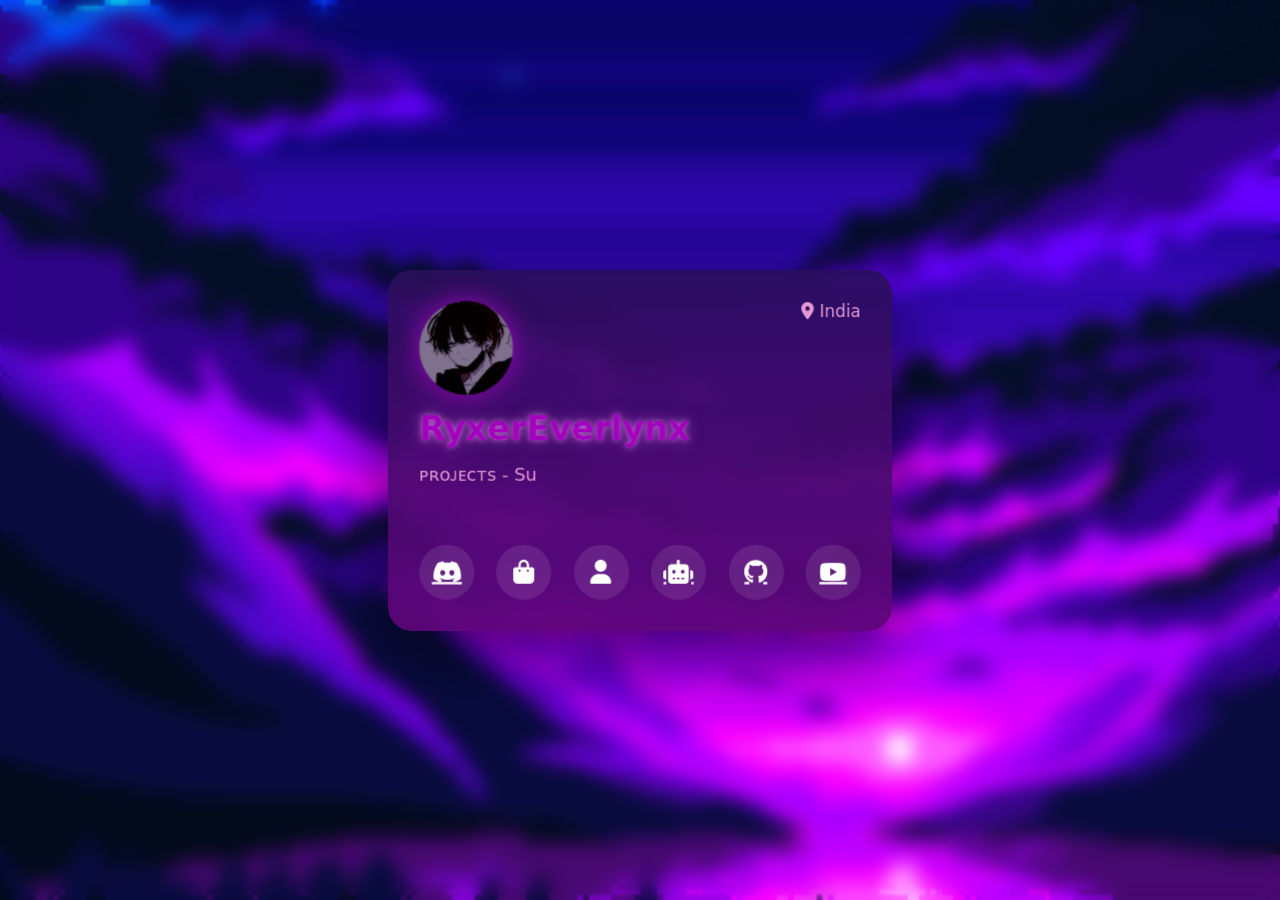
<file: index.html>
<!DOCTYPE html>
<html lang="en">
<head>
  <meta charset="UTF-8" />
  <meta name="viewport" content="width=device-width, initial-scale=1.0" />
  <title>Ryxer Everlynx</title>
  <link rel="icon" type="image/png" sizes="32x32" href="avatar.png">
  <link rel="icon" type="image/png" sizes="16x16" href="avatar.png">
  <link rel="apple-touch-icon" sizes="180x180" href="avatar.png">
  <!-- Icons -->
  <link rel="stylesheet" href="https://cdnjs.cloudflare.com/ajax/libs/font-awesome/6.5.0/css/all.min.css" />

  <style>
    * {
      margin: 0;
      padding: 0;
      box-sizing: border-box;
      perspective: 1200px;
    }

    body {
      font-family: 'Segoe UI', system-ui, sans-serif;
      height: 100vh;
      background: url('background.gif') center/cover no-repeat fixed;
      display: flex;
      align-items: center;
      background-color: rgba(7, 7, 22, 0.37);
      justify-content: center;
      color: #fff;
      backdrop-filter: blur(0.6rem);

    }


    .card {
      scale: 1.20;
      position: relative;
      width: 420px;
      background: linear-gradient(180deg, rgba(41, 15, 90, 0.9), rgba(93, 6, 120, 0.95));
      border-radius: 20px;
      padding: 26px;
      box-shadow: 0 20px 60px rgba(0,0,0,.6);
      animation: fadeIn 1s ease;
      transform-style: preserve-3d;
      transition: transform 0.15s ease, box-shadow 0.15s ease;
      
}


    @keyframes fadeIn {
      from { opacity: 0; transform: translateY(20px); }
      to { opacity: 1; transform: translateY(0); }
    }

    .top {
      display: flex;
      justify-content: space-between;
      align-items: flex-start;
    }

    .avatar {
      width: 78px;
      height: 78px;
      border-radius: 50%;
      background: url('avatar.png') center/cover no-repeat;
      box-shadow: 0 0 25px rgba(180, 10, 202, 0.8);
    }

    .location {
      font-size: 14px;
      color: #e398d4;
    }

    .username {
      margin-top: 12px;
      font-size: 28px;
      font-weight: 700;
      color: #a302bf;
      display: flex;
      align-items: center;
      gap: 8px;
      -webkit-text-stroke: 0.1px #e398d4;
        text-shadow:
        0 0 5px rgba(255,155,255,.6),
        0 0 15px rgba(255,155,255,.4);
    }


    .bio {
      margin-top: 10px;
      font-size: 15px;
      line-height: 1.6;
      color: #e398d4;
    }

    .socials {
      display: flex;
      justify-content: space-between;
      margin-top: 22px;
    }

    .socials a {
      width: 46px;
      height: 46px;
      display: flex;
      align-items: center;
      justify-content: center;
      background: rgba(255,255,255,0.1);
      border-radius: 50%;
      color: #fff;
      font-size: 20px;
      transition: .3s;
    }

    .socials a:hover {
      transform: scale(1.15);
      background: #e494db;
      color: #000;
      box-shadow: 0 0 20px #d17bbd;
    }
    @media (max-width: 768px) {
      body {
        padding: 20px;
      }

      .card {
        scale: 1;
        width: 100%;
        max-width: 360px;
        padding: 20px;
      }

      .avatar {
        width: 64px;
        height: 64px;
      }

      .username {
        font-size: 22px;
        margin-top: 10px;
      }

      .bio {
        font-size: 14px;
        line-height: 1.5;
      }

      .socials {
        margin-top: 18px;
      }

      .socials a {
        width: 42px;
        height: 42px;
        font-size: 18px;
      }
    }

    @media (max-width: 420px) {
      .card {
        max-width: 320px;
      }

      .username {
        font-size: 20px;
      }
    }

  </style>
</head>
<body>



<div class="card">
  <div class="top">
    <div class="avatar"></div>
    <div class="location"><i class="fa-solid fa-location-dot"></i> India</div>
  </div>

  <div class="username">
    RyxerEverlynx
  </div>

  <div class="bio">
    <div id="typewriter"></div>
  <div class="socials">
    <a href="https://discord.com/users/1321468844748968060"><i class="fab fa-discord"></i></a>
    <a href="/store"><i class="fa-solid fa-bag-shopping"></i></a>
    <a href="/portfolio"><i class="fa-solid fa-user"></i></a>
    <a href="/ai"><i class="fa-solid fa-robot"></i></a>
    <a href="https://github.com/ryxereverlynx1"><i class="fab fa-github"></i></a>
    <a href="https://www.youtube.com/channel/UCy_23DLCTzrr7CBCnA51D2A"><i class="fab fa-youtube"></i></a>
  </div>


<script>
  document.addEventListener("keydown", (e) => {
    e.preventDefault();
  });
const card = document.querySelector('.card');
const isTouch = window.matchMedia("(pointer: coarse)").matches;

if (!isTouch) {
  card.addEventListener('mousemove', (e) => {
    const rect = card.getBoundingClientRect();
    const x = e.clientX - rect.left;
    const y = e.clientY - rect.top;

    const centerX = rect.width / 2;
    const centerY = rect.height / 2;

    const rotateX = -(y - centerY) / 15;
    const rotateY = (x - centerX) / 15;

    card.style.transform = `
      rotateX(${rotateX}deg)
      rotateY(${rotateY}deg)
      scale(1.05)
    `;
    card.style.boxShadow = '0 35px 80px rgba(163, 2, 191, 0.6)';
  });

  card.addEventListener('mouseleave', () => {
    card.style.transform = 'rotateX(0) rotateY(0) scale(1)';
    card.style.boxShadow = '0 20px 60px rgba(0,0,0,.6)';
  });
}


const texts = [
  "ᴘʀᴏᴊᴇᴄᴛѕ - Successful Minecraft Server, and few websites.",
  "ʀᴇᴀʟ ʟᴀɴɢᴜᴀɢᴇѕ - I only know English and Hindi!",
  "ɢᴀᴍᴇѕ - I play Roblox, Minecraft.",
  "ᴄᴏᴅɪɴɢ ʟᴀɴɢᴜᴀɢᴇѕ - I know HTML, CSS, JS, Python and Skript"
];

const el = document.getElementById("typewriter");

const ghost = document.createElement("div");
ghost.style.position = "absolute";
ghost.style.visibility = "hidden";
ghost.style.pointerEvents = "none";
ghost.style.width = el.offsetWidth + "px";

const bioStyles = getComputedStyle(el);
ghost.style.fontFamily = bioStyles.fontFamily;
ghost.style.fontSize = bioStyles.fontSize;
ghost.style.lineHeight = bioStyles.lineHeight;
ghost.style.whiteSpace = "normal";

document.body.appendChild(ghost);

let maxHeight = 0;
texts.forEach(text => {
  ghost.textContent = text;
  maxHeight = Math.max(maxHeight, ghost.offsetHeight);
});

el.style.minHeight = maxHeight + "px";
document.body.removeChild(ghost);

let textIndex = 0;
let charIndex = 0;
let deleting = false;

const typeSpeed = 50;
const deleteSpeed = 20;
const holdAfterType = 1200;
const holdAfterDelete = 400;

function typeLoop() {
  const current = texts[textIndex];

  if (!deleting) {
    if (charIndex < current.length) {
      el.textContent += current.charAt(charIndex);
      charIndex++;
      setTimeout(typeLoop, typeSpeed);
    } else {
      setTimeout(() => deleting = true, holdAfterType);
      setTimeout(typeLoop, holdAfterType);
    }
  } else {
    if (charIndex > 0) {
      el.textContent = current.substring(0, charIndex - 1);
      charIndex--;
      setTimeout(typeLoop, deleteSpeed);
    } else {
      deleting = false;
      textIndex = (textIndex + 1) % texts.length;
      setTimeout(typeLoop, holdAfterDelete);
    }
  }
}

setTimeout(typeLoop, 800);


</script>


</body>
</html>
</file>
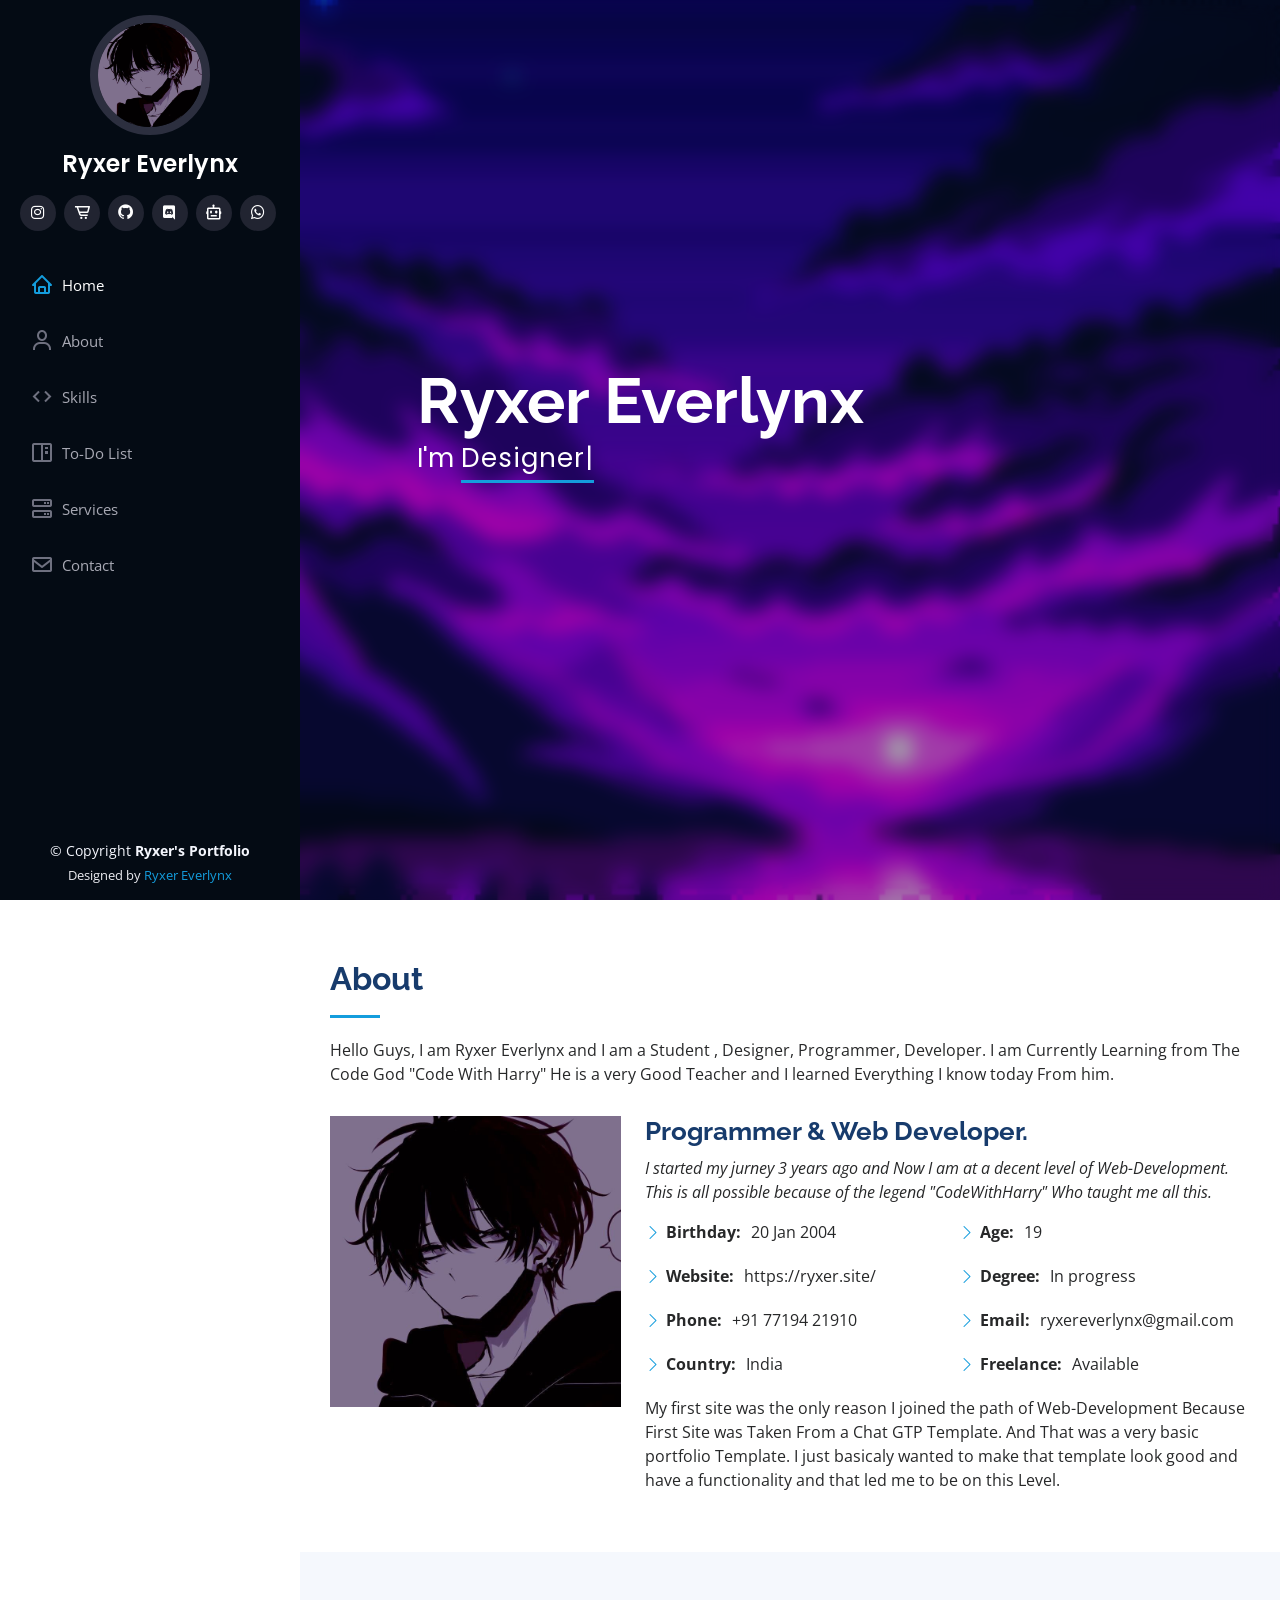
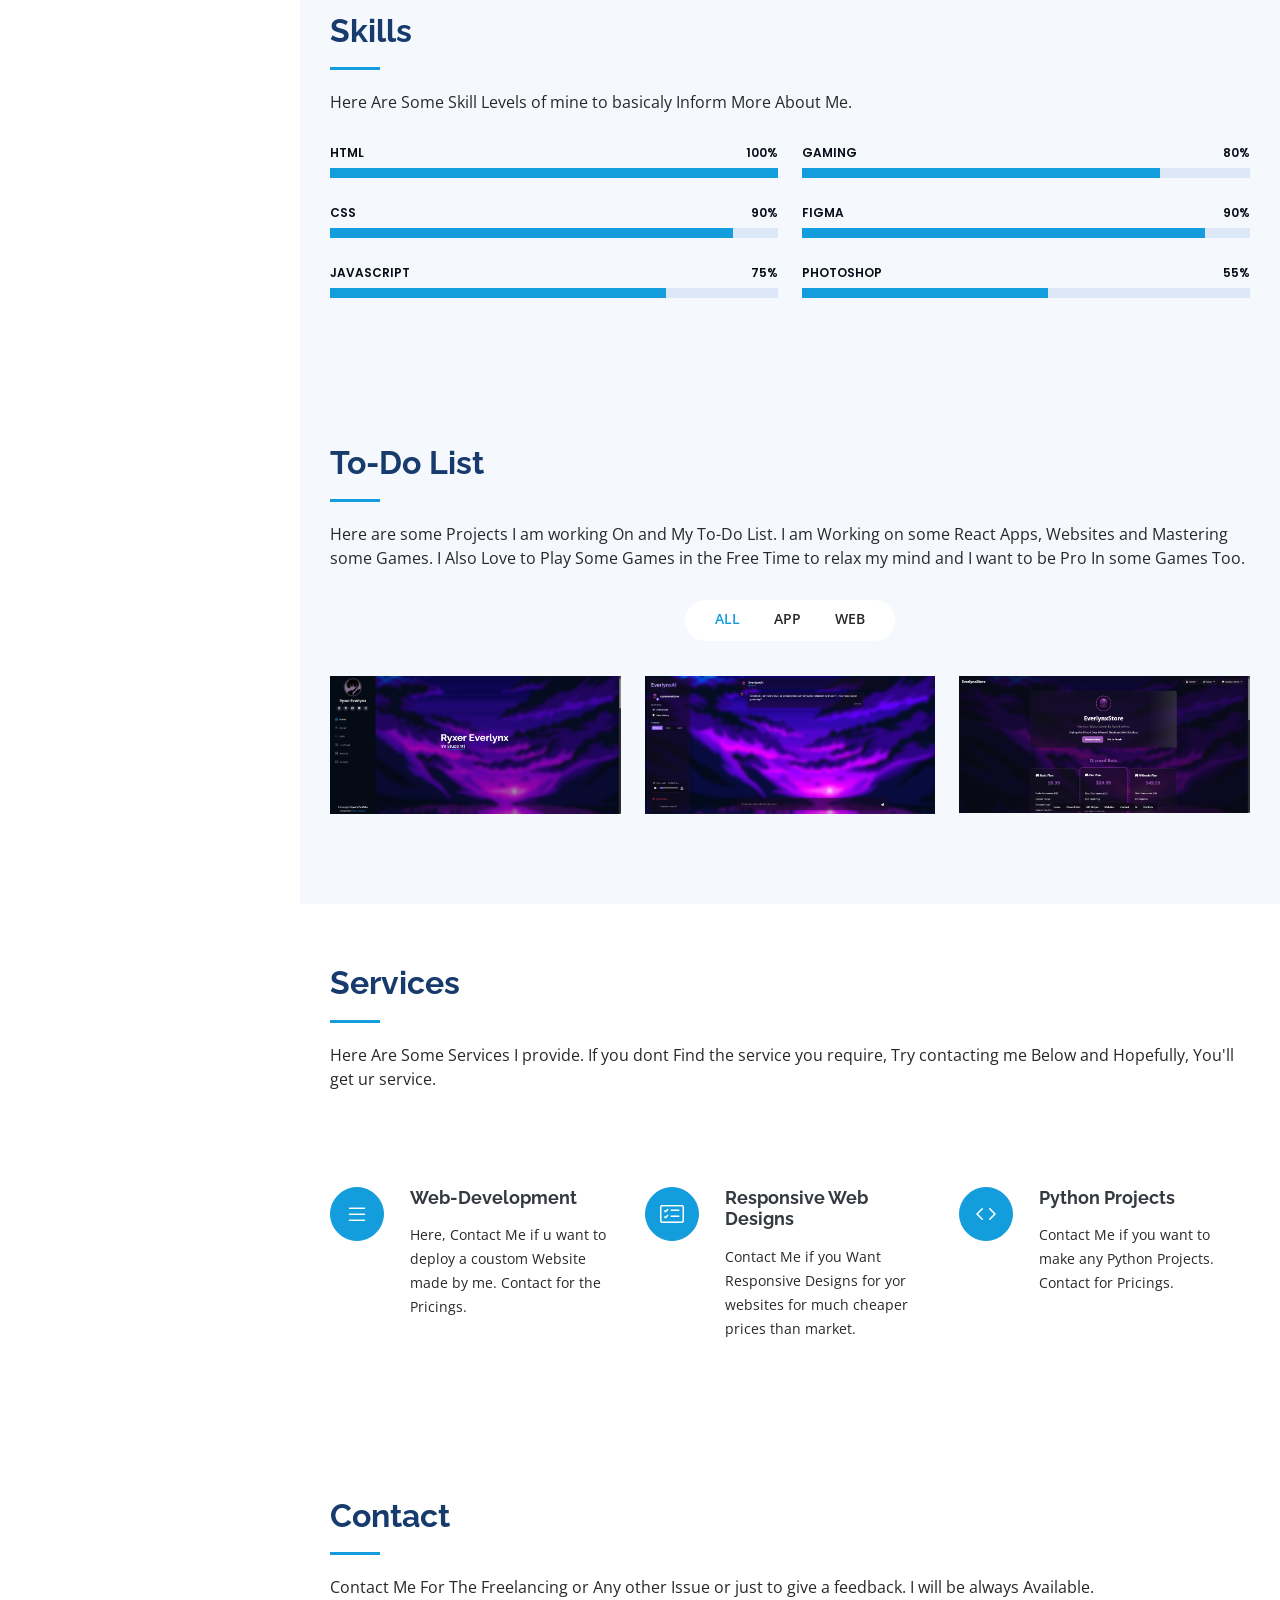
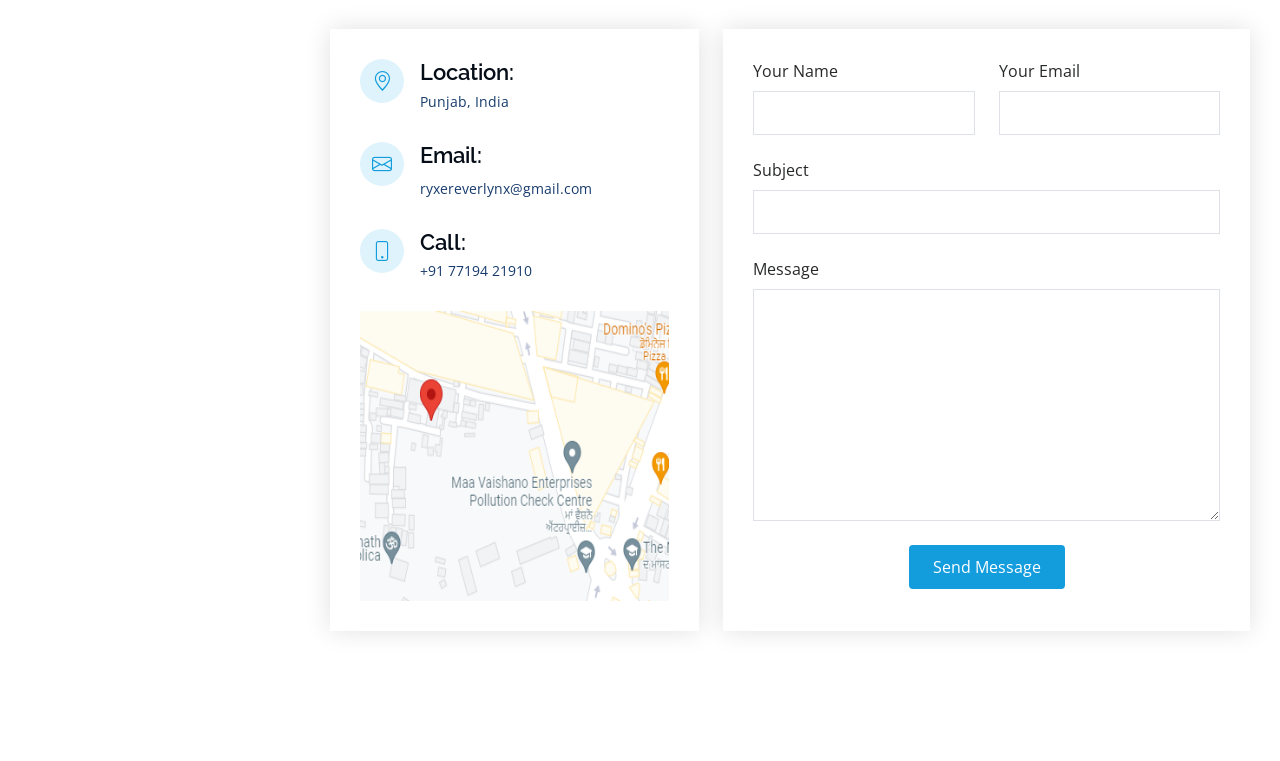
<file: portfolio/index.html>
<!DOCTYPE html>
<html lang="en">

<head>
  <!-- This is me, Ryxer, I am saying that all the credits of libs are not mine. -->
  <meta charset="utf-8" />
  <meta content="width=device-width, initial-scale=1.0" name="viewport" />

  <title>Ryxer Everlynx - Portfolio</title>
  <meta content="" name="description" />
  <meta content="" name="keywords" />

  <link href="assets/img/favicon.jpg" rel="icon" />
  <link href="assets/img/apple-touch-icon.png" rel="apple-touch-icon" />

  <link
    href="https://fonts.googleapis.com/css?family=Open+Sans:300,300i,400,400i,600,600i,700,700i|Raleway:300,300i,400,400i,500,500i,600,600i,700,700i|Poppins:300,300i,400,400i,500,500i,600,600i,700,700i"
    rel="stylesheet" />

  <link href="assets/libs/aos/aos.css" rel="stylesheet" />
  <link href="assets/libs/bootstrap/css/bootstrap.min.css" rel="stylesheet" />
  <link href="assets/libs/bootstrap-icons/bootstrap-icons.css" rel="stylesheet" />
  <link href="assets/libs/boxicons/css/boxicons.min.css" rel="stylesheet" />
  <link href="assets/libs/glightbox/css/glightbox.min.css" rel="stylesheet" />
  <link href="assets/libs/swiper/swiper-bundle.min.css" rel="stylesheet" />

  <link href="assets/css/style.css" rel="stylesheet" />
</head>

<body>
  <i class="bi bi-list mobile-nav-toggle d-xl-none"></i>

  <header id="header">
    <div class="d-flex flex-column">
      <div class="profile">
        <img src="assets/img/profile-img.jpg" alt="" class="img-fluid rounded-circle" />
        <input type="text" id="Copy-this" value="7719421910" style="display: none" />
        <h1 class="text-light"><a href="index.html">Ryxer Everlynx</a></h1>
        <div class="social-links mt-3 text-center">
          <a href="https://www.instagram.com/itz_ryxer/" class="instagram"><i class="bx bxl-instagram"></i></a>
          <a href="\store" class="fa-bag-shopping"><i class="bx bx-cart-alt"></i></a>
          <a href="https://github.com/ryxereverlynx1" class="github"><i class="bx bxl-github"></i></a>
          <a href="https://discord.com/users/1321468844748968060" class="discord"><i class="bx bxl-discord"></i></a>
          <a href="\ai" class="discord"><i class="bx bx-bot"></i></a>
          <a href="#" onclick="Copy()" class="whatsapp"><i class="bx bxl-whatsapp"></i></a>
        </div>
      </div>

      <nav id="navbar" class="nav-menu navbar">
        <ul>
          <li>
            <a href="#hero" class="nav-link scrollto active"><i class="bx bx-home"></i> <span>Home</span></a>
          </li>
          <li>
            <a href="#about" class="nav-link scrollto"><i class="bx bx-user"></i> <span>About</span></a>
          </li>
          <li>
            <a href="#skills" class="nav-link scrollto"><i class="bx bx-code"></i> <span>Skills</span></a>
          </li>
          <li>
            <a href="#portfolio" class="nav-link scrollto"><i class="bx bx-book-content"></i> <span>To-Do
                List</span></a>
          </li>
          <li>
            <a href="#services" class="nav-link scrollto"><i class="bx bx-server"></i> <span>Services</span></a>
          </li>
          <li>
            <a href="#contact" class="nav-link scrollto"><i class="bx bx-envelope"></i> <span>Contact</span></a>
          </li>
        </ul>
      </nav>
    </div>
  </header>
  <section id="hero" class="d-flex flex-column justify-content-center align-items-center">
    <div class="hero-container" data-aos="fade-in">
      <h1>Ryxer Everlynx</h1>
      <p>
        I'm
        <span class="typed" data-typed-items="Designer, Developer, Programmer, Student"></span>
      </p>
    </div>
  </section>
  <main id="main">
    <section id="about" class="about">
      <div class="container">
        <div class="section-title">
          <h2>About</h2>
          <p>
            Hello Guys, I am Ryxer Everlynx and I am a Student , Designer,
            Programmer, Developer. I am Currently Learning from The Code God
            "Code With Harry" He is a very Good Teacher and I learned
            Everything I know today From him.
          </p>
        </div>

        <div class="row">
          <div class="col-lg-4" data-aos="fade-right">
            <img src="assets/img/profile-img.jpg" class="img-fluid" alt="" />
          </div>
          <div class="col-lg-8 pt-4 pt-lg-0 content" data-aos="fade-left">
            <h3>Programmer &amp; Web Developer.</h3>
            <p class="fst-italic">
              I started my jurney 3 years ago and Now I am at a decent level
              of Web-Development. This is all possible because of the legend
              "CodeWithHarry" Who taught me all this.
            </p>
            <div class="row">
              <div class="col-lg-6">
                <ul>
                  <li>
                    <i class="bi bi-chevron-right"></i>
                    <strong>Birthday:</strong> <span>20 Jan 2004</span>
                  </li>
                  <li>
                    <i class="bi bi-chevron-right"></i>
                    <strong>Website:</strong> <span>https://ryxer.site/</span>
                  </li>
                  <li>
                    <i class="bi bi-chevron-right"></i>
                    <strong>Phone:</strong> <span>+91 77194 21910</span>
                  </li>
                  <li>
                    <i class="bi bi-chevron-right"></i>
                    <strong>Country:</strong> <span>India</span>
                  </li>
                </ul>
              </div>
              <div class="col-lg-6">
                <ul>
                  <li>
                    <i class="bi bi-chevron-right"></i> <strong>Age:</strong>
                    <span>19</span>
                  </li>
                  <li>
                    <i class="bi bi-chevron-right"></i>
                    <strong>Degree:</strong> <span>In progress</span>
                  </li>
                  <li>
                    <i class="bi bi-chevron-right"></i>
                    <strong>Email:</strong>
                    <span>ryxereverlynx@gmail.com</span>
                  </li>
                  <li>
                    <i class="bi bi-chevron-right"></i>
                    <strong>Freelance:</strong> <span>Available</span>
                  </li>
                </ul>
              </div>
            </div>
            <p>
              My first site was the only reason I joined the path of
              Web-Development Because First Site was Taken From a Chat GTP
              Template. And That was a very basic portfolio Template. I just
              basicaly wanted to make that template look good and have a
              functionality and that led me to be on this Level.
            </p>
          </div>
        </div>
      </div>
    </section>
    <section id="skills" class="skills section-bg">
      <div class="container">
        <div class="section-title">
          <h2>Skills</h2>
          <p>
            Here Are Some Skill Levels of mine to basicaly Inform More About
            Me.
          </p>
        </div>

        <div class="row skills-content">
          <div class="col-lg-6" data-aos="fade-up">
            <div class="progress">
              <span class="skill">HTML <i class="val">100%</i></span>
              <div class="progress-bar-wrap">
                <div class="progress-bar" role="progressbar" aria-valuenow="100" aria-valuemin="0" aria-valuemax="100">
                </div>
              </div>
            </div>

            <div class="progress">
              <span class="skill">CSS <i class="val">90%</i></span>
              <div class="progress-bar-wrap">
                <div class="progress-bar" role="progressbar" aria-valuenow="90" aria-valuemin="0" aria-valuemax="100">
                </div>
              </div>
            </div>

            <div class="progress">
              <span class="skill">JavaScript <i class="val">75%</i></span>
              <div class="progress-bar-wrap">
                <div class="progress-bar" role="progressbar" aria-valuenow="75" aria-valuemin="0" aria-valuemax="100">
                </div>
              </div>
            </div>
          </div>

          <div class="col-lg-6" data-aos="fade-up" data-aos-delay="100">
            <div class="progress">
              <span class="skill">Gaming <i class="val">80%</i></span>
              <div class="progress-bar-wrap">
                <div class="progress-bar" role="progressbar" aria-valuenow="80" aria-valuemin="0" aria-valuemax="100">
                </div>
              </div>
            </div>

            <div class="progress">
              <span class="skill">Figma <i class="val">90%</i></span>
              <div class="progress-bar-wrap">
                <div class="progress-bar" role="progressbar" aria-valuenow="90" aria-valuemin="0" aria-valuemax="100">
                </div>
              </div>
            </div>

            <div class="progress">
              <span class="skill">Photoshop <i class="val">55%</i></span>
              <div class="progress-bar-wrap">
                <div class="progress-bar" role="progressbar" aria-valuenow="55" aria-valuemin="0" aria-valuemax="100">
                </div>
              </div>
            </div>
          </div>
        </div>
      </div>
    </section>
    <section id="portfolio" class="portfolio section-bg">
      <div class="container">
        <div class="section-title">
          <h2>To-Do List</h2>
          <p>
            Here are some Projects I am working On and My To-Do List. I am
            Working on some React Apps, Websites and Mastering some Games. I
            Also Love to Play Some Games in the Free Time to relax my mind and
            I want to be Pro In some Games Too.
          </p>
        </div>

        <div class="row" data-aos="fade-up">
          <div class="col-lg-12 d-flex justify-content-center">
            <ul id="portfolio-flters">
              <li data-filter="*" class="filter-active">All</li>
              <li data-filter=".filter-app">App</li>
              <li data-filter=".filter-web">Web</li>
            </ul>
          </div>
        </div>

        <div class="row portfolio-container" data-aos="fade-up" data-aos-delay="100">
          <div class="col-lg-4 col-md-6 portfolio-item filter-web">
            <div class="portfolio-wrap">
              <img src="assets/img/portfolio/portfolio-1.jpg" class="img-fluid" alt="" />
              <div class="portfolio-links">
                <a href="assets/img/portfolio/portfolio-1.jpg" data-gallery="portfolioGallery"
                  class="portfolio-lightbox" title="This Is My Portfolio."><i
                    class="bx bx-plus"></i></a>
                <a href="#" title="More Details"><i class="bx bx-link"></i></a>
              </div>
            </div>
          </div>

          <div class="col-lg-4 col-md-6 portfolio-item filter-app">
            <div class="portfolio-wrap">
              <img src="assets/img/portfolio/portfolio-2.jpg" class="img-fluid" alt="" />
              <div class="portfolio-links">
                <a href="assets/img/portfolio/portfolio-2.jpg" data-gallery="portfolioGallery"
                  class="portfolio-lightbox"
                  title="This Website is an AI based Webapp 100% Front-end - EverlynxAI"><i
                    class="bx bx-plus"></i></a>
                <a href="\ai" title="More Details"><i class="bx bx-link"></i></a>
              </div>
            </div>
          </div>


          <div class="col-lg-4 col-md-6 portfolio-item filter-web">
            <div class="portfolio-wrap">
              <img src="assets/img/portfolio/portfolio-5.jpg" class="img-fluid" alt="" />
              <div class="portfolio-links">
                <a href="assets/img/portfolio/portfolio-5.jpg" data-gallery="portfolioGallery"
                  class="portfolio-lightbox" title="This Website Is made For Selling Our Products - EverlynxStore."><i
                    class="bx bx-plus"></i></a>
                <a href="\store" title="More Details"><i class="bx bx-link"></i></a>
              </div>
            </div>
          </div>          
        </div>
      </div>
    </section>
    <section id="services" class="services">
      <div class="container">
        <div class="section-title">
          <h2>Services</h2>
          <p>
            Here Are Some Services I provide. If you dont Find the service you
            require, Try contacting me Below and Hopefully, You'll get ur
            service.
          </p>
        </div>

        <div class="row" style="margin-top: 66px">
          <div class="col-lg-4 col-md-6 icon-box" data-aos="fade-up">
            <div class="icon"><i class="bi bi-list"></i></div>
            <h4 class="title"><a href="">Web-Development</a></h4>
            <p class="description">
              Here, Contact Me if u want to deploy a coustom Website made by
              me. Contact for the Pricings.
            </p>
          </div>
          <div class="col-lg-4 col-md-6 icon-box" data-aos="fade-up" data-aos-delay="100">
            <div class="icon"><i class="bi bi-card-checklist"></i></div>
            <h4 class="title"><a href="">Responsive Web Designs</a></h4>
            <p class="description">
              Contact Me if you Want Responsive Designs for yor websites for
              much cheaper prices than market.
            </p>
          </div>

          <div class="col-lg-4 col-md-6 icon-box" data-aos="fade-up" data-aos-delay="300">
            <div class="icon"><i class="bi bi-code"></i></div>
            <h4 class="title"><a href="">Python Projects</a></h4>
            <p class="description">
              Contact Me if you want to make any Python Projects. Contact for
              Pricings.
            </p>
          </div>
        </div>
      </div>
    </section>
    <section id="contact" class="contact">
      <div class="container">
        <div class="section-title">
          <h2>Contact</h2>
          <p>
            Contact Me For The Freelancing or Any other Issue or just to give
            a feedback. I will be always Available.
          </p>
        </div>

        <div class="row" data-aos="fade-in">
          <div class="col-lg-5 d-flex align-items-stretch">
            <div class="info">
              <div class="address">
                <i class="bi bi-geo-alt"></i>
                <h4>Location:</h4>
                <p>Punjab, India</p>
              </div>

              <div class="email">
                <i class="bi bi-envelope"></i>
                <h4>Email:</h4>
                <p>ryxereverlynx@gmail.com</p>
              </div>

              <div class="phone">
                <i class="bi bi-phone"></i>
                <h4>Call:</h4>
                <p>+91 77194 21910</p>
              </div>

              <img style="border: 0; width: 100%; height: 290px" src="assets/img/location.png" alt="Location" />
            </div>
          </div>

          <div class="col-lg-7 mt-5 mt-lg-0 d-flex align-items-stretch">
            <form id="my-contact-form" class="php-email-form">
              
              <input type="hidden" name="access_key" value="c3d2f69b-5a54-47dc-a920-09b010549a38">

              <div class="row">
                 <div class="form-group col-md-6">
                  <label for="name">Your Name</label>
                  <input type="text" name="name" class="form-control" id="name" required />
                </div>
                <div class="form-group col-md-6">
                  <label for="name">Your Email</label>
                  <input type="email" class="form-control" name="email" id="email" required />
                </div>
              </div>
              <div class="form-group">
                <label for="name">Subject</label>
                <input type="text" class="form-control" name="subject" id="subject" required />
              </div>
              <div class="form-group">
                <label for="name">Message</label>
                <textarea class="form-control" name="message" rows="10" required></textarea>
              </div>
              <div class="my-3">
                <div class="loading">Loading..</div>
                <div class="error-message">Sent</div>
                <div class="sent-message">
                  Your message has been sent. Thank you!
                </div>
              </div>
              <div class="text-center">
                <button type="submit">Send Message</button>
              </div>
            </form>
          </div>
        </div>
      </div>
    </section>
  </main>
  <footer id="footer">
    <div class="container">
      <div class="copyright">
        &copy; Copyright
        <strong><span>Ryxer's Portfolio</span></strong>
      </div>
      <div class="credits">
        Designed by
        <a href="\">Ryxer Everlynx</a>
      </div>
    </div>
  </footer>
  <a href="#" class="back-to-top d-flex align-items-center justify-content-center"><i
      class="bi bi-arrow-up-short"></i></a>
  <script src="assets/libs/purecounter/purecounter_vanilla.js"></script>
  <script src="assets/libs/aos/aos.js"></script>
  <script src="assets/libs/bootstrap/js/bootstrap.bundle.min.js"></script>
  <script src="assets/libs/glightbox/js/glightbox.min.js"></script>
  <script src="assets/libs/isotope-layout/isotope.pkgd.min.js"></script>
  <script src="assets/libs/swiper/swiper-bundle.min.js"></script>
  <script src="assets/libs/typed.js/typed.umd.js"></script>
  <script src="assets/libs/waypoints/noframework.waypoints.js"></script>
  <script src="assets/libs/php-email-form/validate.js"></script>
  <script src="assets/js/main.js"></script>
</body>


</html>
</file>
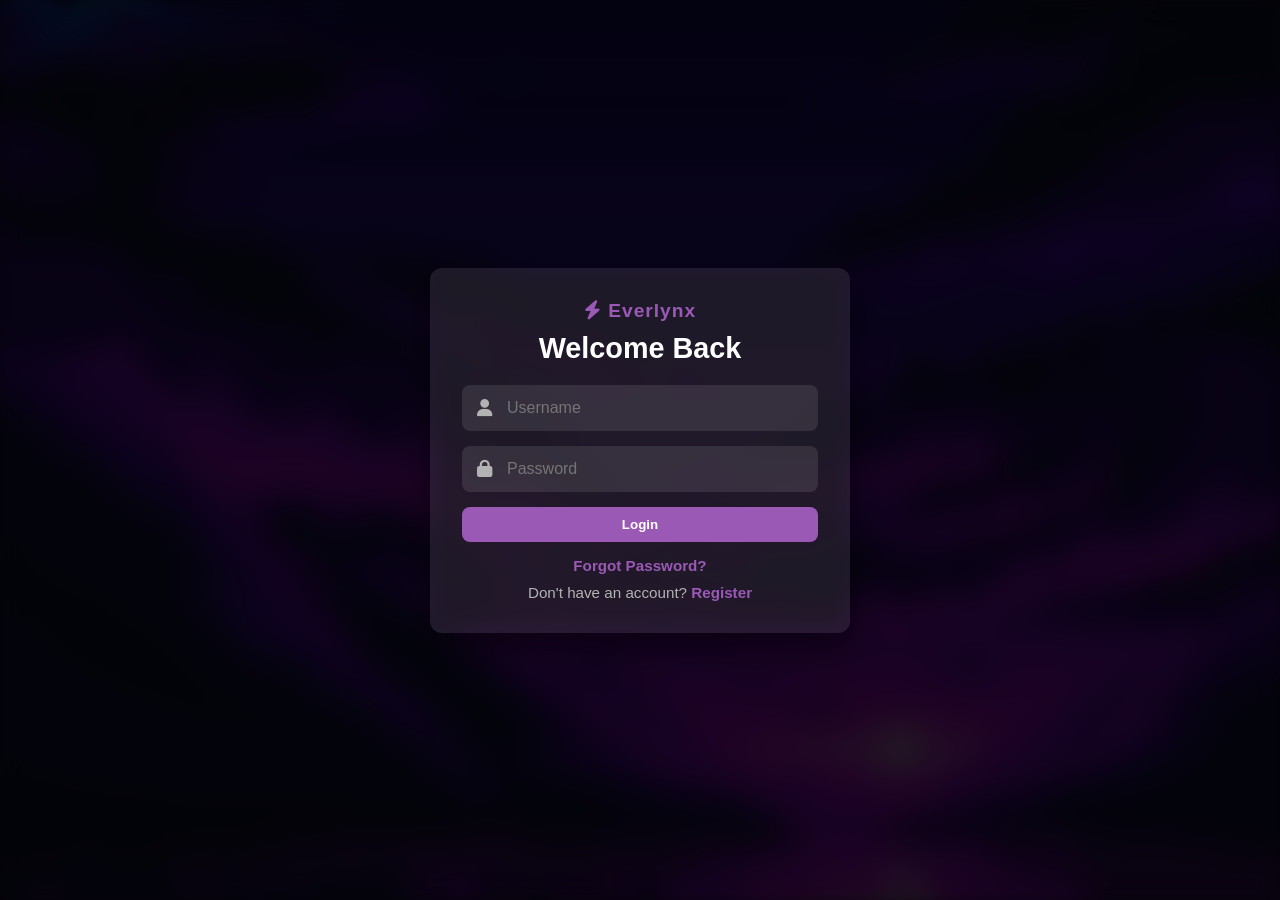
<file: store/index.html>
<!DOCTYPE html>
<html lang="en">
<head>
    <meta charset="UTF-8">
    <meta name="viewport" content="width=device-width, initial-scale=1.0">
    <title>EverlynxStore</title>
    <link href="assets/avatar.png" rel="icon" />
    <link rel="stylesheet" href="https://cdnjs.cloudflare.com/ajax/libs/font-awesome/6.5.2/css/all.min.css"/>
    <link rel="stylesheet" type="text/css" href="style.css">
</head>
<body data-theme="everlynx">
    <div class="overlay" id="bg-overlay"></div>

    <div id="auth-screen" class="auth-container">
        <div class="card auth-card" id="login-box">
            <div class="auth-logo"><i class="fas fa-bolt"></i> Everlynx</div>
            <h2 class="title" style="margin-bottom: 20px; font-size: 1.8rem;">Welcome Back</h2>
            <form id="login-form">
                <div class="input-group">
                    <i class="fas fa-user"></i>
                    <input type="text" id="login-username" placeholder="Username" required>
                </div>
                <div class="input-group">
                    <i class="fas fa-lock"></i>
                    <input type="password" id="login-password" placeholder="Password" required>
                </div>
                <p id="login-error" class="error-text hidden">Invalid credentials.</p>
                <button type="submit" class="btn btn-primary btn-block">Login</button>
            </form>
            <p class="auth-switch" style="margin-top: 15px;">
                <span onclick="toggleAuth('forgot')">Forgot Password?</span>
            </p>
            <p class="auth-switch" style="margin-top: 10px;">
                Don't have an account? <span onclick="toggleAuth('register')">Register</span>
            </p>
        </div>

        <div class="card auth-card hidden" id="register-box">
            <div class="auth-logo"><i class="fas fa-bolt"></i> Everlynx</div>
            <h2 class="title" style="margin-bottom: 20px; font-size: 1.8rem;">Create Account</h2>
            <form id="register-form">
                <div class="input-group">
                    <i class="fas fa-user"></i>
                    <input type="text" id="reg-username" placeholder="Username" required>
                </div>
                <div class="input-group">
                    <i class="fas fa-envelope"></i>
                    <input type="email" id="reg-email" placeholder="Email" required>
                </div>
                <div class="input-group">
                    <i class="fas fa-lock"></i>
                    <input type="password" id="reg-password" placeholder="Password" required>
                </div>
                <p id="reg-error" class="error-text hidden">Username already exists.</p>
                <button type="submit" class="btn btn-primary btn-block">Register</button>
            </form>
            <p class="auth-switch">Already have an account? <span onclick="toggleAuth('login')">Login</span></p>
        </div>

        <div class="card auth-card hidden" id="forgot-box">
            <div class="auth-logo"><i class="fas fa-bolt"></i> Everlynx</div>
            <h2 class="title" style="margin-bottom: 20px; font-size: 1.8rem;">Reset Password</h2>
            <form id="forgot-form">
                <div class="input-group">
                    <i class="fas fa-user"></i>
                    <input type="text" id="forgot-username" placeholder="Username" required>
                </div>
                <div class="input-group">
                    <i class="fas fa-envelope"></i>
                    <input type="email" id="forgot-email" placeholder="Account Email" required>
                </div>
                <div class="input-group">
                    <i class="fas fa-key"></i>
                    <input type="password" id="forgot-new-password" placeholder="New Password" required>
                </div>
                <p id="forgot-error" class="error-text hidden">Account not found or email mismatch.</p>
                <p id="forgot-success" class="hidden" style="color: #2ecc71; font-size: 0.9rem; margin-bottom: 15px;">Password reset successful!</p>
                <button type="submit" class="btn btn-primary btn-block">Reset Password</button>
            </form>
            <p class="auth-switch">Remembered it? <span onclick="toggleAuth('login')">Back to Login</span></p>
        </div>
    </div>

    <div id="app-container" class="hidden">
        
        <div class="logo-container">
            <span class="logo-text">EverlynxStore</span>
        </div>

        <div class="top-right-controls">
            <div class="theme-switcher-container">
                <button class="theme-toggle-btn" id="userToggleBtn" title="Profile">
                    <i class="fas fa-user"></i>
                    <span id="nav-username">User</span>
                </button>
                <div class="theme-dropdown" id="userDropdown">
                    <button class="theme-option" onclick="logout()">
                        <i class="fas fa-sign-out-alt"></i> Logout
                    </button>
                </div>
            </div>

            <div class="music-container">
                <button class="music-toggle-btn" id="musicToggleBtn" title="Music Player">
                    <i class="fas fa-music"></i>
                    <span id="musicLabel">Music</span>
                    <i class="fas fa-chevron-down"></i>
                </button>
                <div class="music-dropdown" id="musicDropdown">
                    <div class="music-now-playing">
                        <div class="music-icon-wrap"><i class="fas fa-music"></i></div>
                        <div class="music-info">
                            <span class="music-track-name" id="musicTrackName">Default Track</span>
                            <span class="music-track-status" id="musicTrackStatus">Paused</span>
                        </div>
                    </div>
                    <div class="music-controls-row">
                        <button class="music-ctrl-btn" id="musicPrev"><i class="fas fa-step-backward"></i></button>
                        <button class="music-ctrl-btn music-ctrl-play" id="musicPlay"><i class="fas fa-play" id="playIcon"></i></button>
                        <button class="music-ctrl-btn" id="musicNext"><i class="fas fa-step-forward"></i></button>
                    </div>
                    <div class="music-vol-row">
                        <i class="fas fa-volume-down music-vol-icon"></i>
                        <input type="range" id="musicVolume" class="music-vol-slider" min="0" max="100" value="50">
                        <i class="fas fa-volume-up music-vol-icon"></i>
                    </div>
                    <div class="music-playlist-list">
                        <label for="custom-music-upload" class="theme-option" style="cursor:pointer; text-align:center;">
                            <i class="fas fa-upload"></i> Upload Own Track
                        </label>
                        <input type="file" id="custom-music-upload" accept="audio/*" class="hidden">
                    </div>
                    <audio id="bg-music" loop>
                        <source id="audio-source" src="assets/default-music.mp3" type="audio/mpeg">
                    </audio>
                </div>
            </div>

            <div class="theme-switcher-container">
                <button class="theme-toggle-btn" id="themeToggleBtn" title="Change Theme">
                    <i class="fas fa-palette"></i>
                    <span id="themeLabel">Everlynx Theme</span>
                    <i class="fas fa-chevron-down"></i>
                </button>
                <div class="theme-dropdown" id="themeDropdown">
                    <button class="theme-option" onclick="setTheme('everlynx', 'Everlynx Theme')">
                        <i class="fas fa-moon"></i> Everlynx
                    </button>
                    <button class="theme-option" onclick="setTheme('dark', 'Dark Theme')">
                        <i class="fas fa-circle"></i> Dark
                    </button>
                    <button class="theme-option" onclick="setTheme('light', 'Light Theme')">
                        <i class="fas fa-sun"></i> Light
                    </button>
                </div>
            </div>
        </div>

        <nav class="navbar">
            <a href="\">Home</a>
            <a href="#discord-bots">Discord Bots</a>
            <a href="#mc-skripts">MC Skripts</a>
            <a href="#websites">Websites</a>
            <a href="#contact">Contact</a>
            <a href="\ai">AI</a>
            <a href="\portfolio">Portfolio</a>
        </nav>

        <div class="container">
            <section id="home" class="reveal section hero-section">
                <div class="card hero-card">
                    <div class="avatar-container">
                        <img id="main-avatar" src="assets/avatar.png" alt="Avatar" style="border-radius:50%; width:100px; height:100px; border:3px solid var(--primary-color);">
                    </div>
                    <h1 class="title">EverlynxStore</h1>
                    <p class="subtitle role">Premium Digital Assets by RyxerEverlynx</p>
                    <p class="bio">High-quality Discord Bots, Minecraft Skripts, and Web Solutions.</p>
                    <div class="cta-buttons">
                        <a href="#discord-bots" class="btn btn-primary">Browse Store</a>
                        <a href="#contact" class="btn btn-secondary">Get In Touch</a>
                    </div>
                </div>
            </section>

            <section id="discord-bots" class="reveal section">
                <h2>Discord Bots</h2>
                <div class="projects-grid">
                    <div class="card">
                        <h3><i class="fab fa-discord"></i> Basic Plan</h3>
                        <h2 class="price">$9.99</h2>
                        <ul class="work-list">
                            <li>Prefix Commands (10)</li>
                            <li>Custom Status</li>
                            <li>Standard Support</li>
                            <li>Contact for details!</li>
                        </ul>
                        <a href="#contact" class="btn btn-store btn-block">Contact to Buy</a>
                    </div>
                    <div class="card featured-card">
                        <h3><i class="fab fa-discord"></i> Pro Plan</h3>
                        <h2 class="price">$24.99</h2>
                        <ul class="work-list">
                            <li>Slash Commands (20)</li>
                            <li>Text Identifing</li>
                            <li>Priority Support</li>
                            <li>Contact for details!</li>
                        </ul>
                        <a href="#contact" class="btn btn-primary btn-block">Contact to Buy</a>
                    </div>
                    <div class="card">
                        <h3><i class="fab fa-discord"></i> Ultimate Plan</h3>
                        <h2 class="price">$49.99</h2>
                        <ul class="work-list">
                            <li>Slash Commands (50)</li>
                            <li>AI Intigration</li>
                            <li>24/7 Support</li>
                            <li>Contact for details!</li>
                        </ul>
                        <a href="#contact" class="btn btn-store btn-block">Contact to Buy</a>
                    </div>
                </div>
            </section>

            <section id="mc-skripts" class="reveal section">
                <h2>Minecraft Skripts</h2>
                <div class="projects-grid">
                    <div class="card">
                        <h3><i class="fas fa-scroll"></i> Starter Plan</h3>
                        <h2 class="price">$5.99</h2>
                        <ul class="work-list">
                            <li>Core Utilities</li>
                            <li>Basic Configuration</li>
                            <li>Lightweight</li>
                            <li>Contact for details!</li>
                        </ul>
                        <a href="#contact" class="btn btn-store btn-block">Contact to Buy</a>
                    </div>
                    <div class="card featured-card">
                        <h3><i class="fas fa-scroll"></i> Advanced Plan</h3>
                        <h2 class="price">$19.99</h2>
                        <ul class="work-list">
                            <li>Advanced mechanics</li>
                            <li>GUI-based systems</li>
                            <li>Priority support</li>
                            <li>Contact for details!</li>
                        </ul>
                        <a href="#contact" class="btn btn-primary btn-block">Contact to Buy</a>
                    </div>
                    <div class="card">
                        <h3><i class="fas fa-scroll"></i> Premium Plan</h3>
                        <h2 class="price">$49.99 - $79.99</h2>
                        <ul class="work-list">
                            <li>Full Gamemodes</li>
                            <li>Custom balancing</li>
                            <li>Priority Support</li>
                            <li>Contact for details!</li>
                        </ul>
                        <a href="#contact" class="btn btn-store btn-block">Contact to Buy</a>
                    </div>
                </div>
            </section>

            <section id="websites" class="reveal section">
                <h2>Websites</h2>
                <div class="projects-grid">
                    <div class="card">
                        <h3><i class="fas fa-code"></i> Landing Plan</h3>
                        <h2 class="price">$9.99</h2>
                        <ul class="work-list">
                            <li>Single Page</li>
                            <li>Responsive Design</li>
                            <li>Contact Form</li>
                            <li>Contact for details!</li>
                        </ul>
                        <a href="#contact" class="btn btn-store btn-block">Contact to Buy</a>
                    </div>
                    <div class="card featured-card">
                        <h3><i class="fas fa-code"></i> Business Plan</h3>
                        <h2 class="price">$49.99</h2>
                        <ul class="work-list">
                            <li>Multi-page Setup</li>
                            <li>CMS Integration</li>
                            <li>SEO Optimized</li>
                            <li>Contact for details!</li>
                        </ul>
                        <a href="#contact" class="btn btn-primary btn-block">Contact to Buy</a>
                    </div>
                    <div class="card">
                        <h3><i class="fas fa-code"></i> Enterprise Plan</h3>
                        <h2 class="price">$99.99 - $199.99</h2>
                        <ul class="work-list">
                            <li>Custom Web App</li>
                            <li>Database Logic</li>
                            <li>Full Stack Support</li>
                            <li>Contact for details!</li>
                        </ul>
                        <a href="#contact" class="btn btn-store btn-block">Contact to Buy</a>
                    </div>
                </div>
            </section>

            <section id="contact" class="reveal section">
                <h2>Get In Touch</h2>
                <div class="card contact-card">
                    <div class="contact-content">
                        <div class="contact-item">
                        <i class="fas fa-envelope"></i>
                        <div>
                            <h3>Email</h3>
                            <p class="copyable-text" onclick="copyToClipboard('ryxereverlynx@gmail.com')" title="Click to copy email">
                                ryxereverlynx@gmail.com
                            </p>
                        </div>
                    </div>
                        <div class="contact-item">
                        <i class="fab fa-discord"></i>
                        <div>
                            <h3>Discord</h3>
                            <a href="https://discord.com/invite/W7SwFGPZRK" target="_blank" class="contact-link" title="Join my Discord Server">
                                EverlynxStore
                            </a>
                        </div>
                    </div>
                    </div>
                    <div class="contact-form" style="width: 100%;">
                        <form id="contact-form" style="display:flex; flex-direction:column; gap:10px;">
                            <input type="hidden" name="access_key" value="c54e8dcf-2d57-436e-8a0d-07cf59582336">
                            
                            <input type="text" name="name" placeholder="Your Name" required style="padding:12px; border-radius:8px; border:1px solid var(--border); background:var(--input-bg); color:var(--text);">
                            <input type="email" name="email" placeholder="Your Email" required style="padding:12px; border-radius:8px; border:1px solid var(--border); background:var(--input-bg); color:var(--text);">
                            <textarea name="message" rows="5" placeholder="Your Message" required style="padding:12px; border-radius:8px; border:1px solid var(--border); background:var(--input-bg); color:var(--text);"></textarea>
                            
                            <button type="submit" id="contact-submit-btn" class="btn btn-primary">Send Message</button>
                            <p id="contact-status" class="hidden" style="text-align:center; font-weight:bold; margin-top:10px;"></p>
                        </form>
                    </div>
                </div>
            </section>

            <footer class="footer">
                <p>&copy; 2026 Everlynx. Created by RyxerEverlynx. All rights reserved.</p>
            </footer>
        </div>
    </div>
    <div id="toast" class="toast">
        <i class="fas fa-check-circle"></i> 
        <span id="toast-msg">Copied successfully!</span>
    </div>
    <script src="script.js"></script>
</body>
</html>
</file>
<file: portfolio/assets/css/style.css>
body {
  font-family: "Open Sans", sans-serif;
  color: #272829;
}

a {
  color: #149ddd;
  text-decoration: none;
}

a:hover {
  color: #37b3ed;
  text-decoration: none;
}

h1,
h2,
h3,
h4,
h5,
h6 {
  font-family: "Raleway", sans-serif;
}

.back-to-top {
  position: fixed;
  visibility: hidden;
  opacity: 0;
  right: 15px;
  bottom: 15px;
  z-index: 996;
  background: #149ddd;
  width: 40px;
  height: 40px;
  border-radius: 50px;
  transition: all 0.4s;
}

.back-to-top i {
  font-size: 28px;
  color: #fff;
  line-height: 0;
}

.back-to-top:hover {
  background: #2eafec;
  color: #fff;
}

.back-to-top.active {
  visibility: visible;
  opacity: 1;
}

#header {
  position: fixed;
  top: 0;
  left: 0;
  bottom: 0;
  width: 300px;
  transition: all ease-in-out 0.5s;
  z-index: 9997;
  transition: all 0.5s;
  padding: 0 15px;
  background: #040b14;
  overflow-y: auto;
}

#header .profile img {
  margin: 15px auto;
  display: block;
  width: 120px;
  border: 8px solid #2c2f3f;
}

#header .profile h1 {
  font-size: 24px;
  margin: 0;
  padding: 0;
  font-weight: 600;
  -moz-text-align-last: center;
  text-align-last: center;
  font-family: "Poppins", sans-serif;
}

#header .profile h1 a,
#header .profile h1 a:hover {
  color: #fff;
  text-decoration: none;
}

#header .profile .social-links a {
  font-size: 18px;
  display: inline-block;
  background: #212431;
  color: #fff;
  line-height: 1;
  padding: 8px 0;
  margin-right: 4px;
  border-radius: 50%;
  text-align: center;
  width: 36px;
  height: 36px;
  transition: 0.3s;
}

#header .profile .social-links a:hover {
  background: #149ddd;
  color: #fff;
  text-decoration: none;
}

#main {
  margin-left: 300px;
}

.container,
.container-fluid {
  padding-left: 30px;
  padding-right: 30px;
}

@media (max-width: 1199px) {
  #header {
    left: -300px;
  }

  #main {
    margin-left: 0;
  }

  .container,
  .container-fluid {
    padding-left: 12px;
    padding-right: 12px;
  }
}

.nav-menu {
  padding: 30px 0 0 0;
}

.nav-menu * {
  margin: 0;
  padding: 0;
  list-style: none;
}

.nav-menu>ul>li {
  position: relative;
  white-space: nowrap;
}

.nav-menu a,
.nav-menu a:focus {
  display: flex;
  align-items: center;
  color: #a8a9b4;
  padding: 12px 15px;
  margin-bottom: 8px;
  transition: 0.3s;
  font-size: 15px;
}

.nav-menu a i,
.nav-menu a:focus i {
  font-size: 24px;
  padding-right: 8px;
  color: #6f7180;
}

.nav-menu a:hover,
.nav-menu .active,
.nav-menu .active:focus,
.nav-menu li:hover>a {
  text-decoration: none;
  color: #fff;
}

.nav-menu a:hover i,
.nav-menu .active i,
.nav-menu .active:focus i,
.nav-menu li:hover>a i {
  color: #149ddd;
}

.mobile-nav-toggle {
  position: fixed;
  right: 15px;
  top: 15px;
  z-index: 9998;
  border: 0;
  font-size: 24px;
  transition: all 0.4s;
  outline: none !important;
  background-color: #149ddd;
  color: #fff;
  width: 40px;
  height: 40px;
  display: inline-flex;
  align-items: center;
  justify-content: center;
  line-height: 0;
  border-radius: 50px;
  cursor: pointer;
}

.mobile-nav-active {
  overflow: hidden;
}

.mobile-nav-active #header {
  left: 0;
}

#hero {
  width: 100%;
  height: 100vh;
  background: url("../img/background.gif") top center;
  background-size: cover;
  backdrop-filter: blur(0.6rem);
}

#hero:before {
  content: "";
  background: rgba(7, 7, 22, 0.37);
  position: absolute;
  bottom: 0;
  top: 0;
  left: 0;
  backdrop-filter: blur(0.6rem);
  right: 0;
  z-index: 1;
}

#hero .hero-container {
  position: relative;
  z-index: 2;
  min-width: 300px;
}

#hero h1 {
  margin: 0 0 10px 0;
  font-size: 64px;
  font-weight: 700;
  line-height: 56px;
  color: #fff;
}

#hero p {
  color: #fff;
  margin-bottom: 50px;
  font-size: 26px;
  font-family: "Poppins", sans-serif;
}

#hero p span {
  color: #fff;
  padding-bottom: 4px;
  letter-spacing: 1px;
  border-bottom: 3px solid #149ddd;
}

@media (min-width: 1024px) {
  #hero {
    background-attachment: fixed;
  }
}

@media (max-width: 768px) {
  #hero h1 {
    font-size: 28px;
    line-height: 36px;
  }

  #hero h2 {
    font-size: 18px;
    line-height: 24px;
    margin-bottom: 30px;
  }
}

section {
  padding: 60px 0;
  overflow: hidden;
}

.section-bg {
  background: #f5f8fd;
}

.section-title {
  padding-bottom: 30px;
}

.section-title h2 {
  font-size: 32px;
  font-weight: bold;
  margin-bottom: 20px;
  padding-bottom: 20px;
  position: relative;
  color: #173b6c;
}

.section-title h2::after {
  content: "";
  position: absolute;
  display: block;
  width: 50px;
  height: 3px;
  background: #149ddd;
  bottom: 0;
  left: 0;
}

.section-title p {
  margin-bottom: 0;
}

.about .content h3 {
  font-weight: 700;
  font-size: 26px;
  color: #173b6c;
}

.about .content ul {
  list-style: none;
  padding: 0;
}

.about .content ul li {
  margin-bottom: 20px;
  display: flex;
  align-items: center;
}

.about .content ul strong {
  margin-right: 10px;
}

.about .content ul i {
  font-size: 16px;
  margin-right: 5px;
  color: #149ddd;
  line-height: 0;
}

.about .content p:last-child {
  margin-bottom: 0;
}

.skills .progress {
  height: 60px;
  display: block;
  background: none;
  border-radius: 0;
}

.skills .progress .skill {
  padding: 0;
  margin: 0 0 6px 0;
  text-transform: uppercase;
  display: block;
  font-weight: 600;
  font-family: "Poppins", sans-serif;
  color: #050d18;
}

.skills .progress .skill .val {
  float: right;
  font-style: normal;
}

.skills .progress-bar-wrap {
  background: #dce8f8;
  height: 10px;
}

.skills .progress-bar {
  width: 1px;
  height: 10px;
  transition: 0.9s;
  background-color: #149ddd;
}

.portfolio .portfolio-item {
  margin-bottom: 30px;
}

.portfolio #portfolio-flters {
  padding: 0;
  margin: 0 auto 35px auto;
  list-style: none;
  text-align: center;
  background: #fff;
  border-radius: 50px;
  padding: 2px 15px;
}

.portfolio #portfolio-flters li {
  cursor: pointer;
  display: inline-block;
  padding: 10px 15px 8px 15px;
  font-size: 14px;
  font-weight: 600;
  line-height: 1;
  text-transform: uppercase;
  color: #272829;
  margin-bottom: 5px;
  transition: all 0.3s ease-in-out;
}

.portfolio #portfolio-flters li:hover,
.portfolio #portfolio-flters li.filter-active {
  color: #149ddd;
}

.portfolio #portfolio-flters li:last-child {
  margin-right: 0;
}

.portfolio .portfolio-wrap {
  transition: 0.3s;
  position: relative;
  overflow: hidden;
  z-index: 1;
}

.portfolio .portfolio-wrap::before {
  content: "";
  background: rgba(255, 255, 255, 0.5);
  position: absolute;
  left: 0;
  right: 0;
  top: 0;
  bottom: 0;
  transition: all ease-in-out 0.3s;
  z-index: 2;
  opacity: 0;
}

.portfolio .portfolio-wrap .portfolio-links {
  opacity: 1;
  left: 0;
  right: 0;
  bottom: -60px;
  z-index: 3;
  position: absolute;
  transition: all ease-in-out 0.3s;
  display: flex;
  justify-content: center;
}

.portfolio .portfolio-wrap .portfolio-links a {
  color: #fff;
  font-size: 28px;
  text-align: center;
  background: rgba(20, 157, 221, 0.75);
  transition: 0.3s;
  width: 50%;
}

.portfolio .portfolio-wrap .portfolio-links a:hover {
  background: rgba(20, 157, 221, 0.95);
}

.portfolio .portfolio-wrap .portfolio-links a+a {
  border-left: 1px solid #37b3ed;
}

.portfolio .portfolio-wrap:hover::before {
  top: 0;
  left: 0;
  right: 0;
  bottom: 0;
  opacity: 1;
}

.portfolio .portfolio-wrap:hover .portfolio-links {
  opacity: 1;
  bottom: 0;
}

.services .icon-box {
  margin-bottom: 20px;
}

.services .icon {
  float: left;
  display: flex;
  align-items: center;
  justify-content: center;
  width: 54px;
  height: 54px;
  background: #149ddd;
  border-radius: 50%;
  transition: 0.5s;
  border: 1px solid #149ddd;
}

.services .icon i {
  color: #fff;
  font-size: 24px;
  line-height: 0;
}

.services .icon-box:hover .icon {
  background: #fff;
}

.services .icon-box:hover .icon i {
  color: #149ddd;
}

.services .title {
  margin-left: 80px;
  font-weight: 700;
  margin-bottom: 15px;
  font-size: 18px;
}

.services .title a {
  color: #343a40;
}

.services .title a:hover {
  color: #149ddd;
}

.services .description {
  margin-left: 80px;
  line-height: 24px;
  font-size: 14px;
}

.contact {
  padding-bottom: 130px;
}

.contact .info {
  padding: 30px;
  background: #fff;
  width: 100%;
  box-shadow: 0 0 24px 0 rgba(0, 0, 0, 0.12);
}

.contact .info i {
  font-size: 20px;
  color: #149ddd;
  float: left;
  width: 44px;
  height: 44px;
  background: #dff3fc;
  display: flex;
  justify-content: center;
  align-items: center;
  border-radius: 50px;
  transition: all 0.3s ease-in-out;
}

.contact .info h4 {
  padding: 0 0 0 60px;
  font-size: 22px;
  font-weight: 600;
  margin-bottom: 5px;
  color: #050d18;
}

.contact .info p {
  padding: 0 0 10px 60px;
  margin-bottom: 20px;
  font-size: 14px;
  color: #173b6c;
}

.contact .info .email p {
  padding-top: 5px;
}

.contact .info .social-links {
  padding-left: 60px;
}

.contact .info .social-links a {
  font-size: 18px;
  display: inline-block;
  background: #333;
  color: #fff;
  line-height: 1;
  padding: 8px 0;
  border-radius: 50%;
  text-align: center;
  width: 36px;
  height: 36px;
  transition: 0.3s;
  margin-right: 10px;
}

.contact .info .social-links a:hover {
  background: #149ddd;
  color: #fff;
}

.contact .info .email:hover i,
.contact .info .address:hover i,
.contact .info .phone:hover i {
  background: #149ddd;
  color: #fff;
}

.contact .php-email-form {
  width: 100%;
  padding: 30px;
  background: #fff;
  box-shadow: 0 0 24px 0 rgba(0, 0, 0, 0.12);
}

.contact .php-email-form .form-group {
  padding-bottom: 8px;
}

.contact .php-email-form .validate {
  display: none;
  color: red;
  margin: 0 0 15px 0;
  font-weight: 400;
  font-size: 13px;
}

.contact .php-email-form .error-message {
  display: none;
  color: #fff;
  background: #ed3c0d;
  text-align: left;
  padding: 15px;
  font-weight: 600;
}

.contact .php-email-form .error-message br+br {
  margin-top: 25px;
}

.contact .php-email-form .sent-message {
  display: none;
  color: #fff;
  background: #18d26e;
  text-align: center;
  padding: 15px;
  font-weight: 600;
}

.contact .php-email-form .loading {
  display: none;
  background: #fff;
  text-align: center;
  padding: 15px;
}

.contact .php-email-form .loading:before {
  content: "";
  display: inline-block;
  border-radius: 50%;
  width: 24px;
  height: 24px;
  margin: 0 10px -6px 0;
  border: 3px solid #18d26e;
  border-top-color: #eee;
  animation: animate-loading 1s linear infinite;
}

.contact .php-email-form .form-group {
  margin-bottom: 15px;
}

.contact .php-email-form label {
  padding-bottom: 8px;
}

.contact .php-email-form input,
.contact .php-email-form textarea {
  border-radius: 0;
  box-shadow: none;
  font-size: 14px;
}

.contact .php-email-form input {
  height: 44px;
}

.contact .php-email-form textarea {
  padding: 10px 15px;
}

.contact .php-email-form button[type=submit] {
  background: #149ddd;
  border: 0;
  padding: 10px 24px;
  color: #fff;
  transition: 0.4s;
  border-radius: 4px;
}

.contact .php-email-form button[type=submit]:hover {
  background: #37b3ed;
}

@keyframes animate-loading {
  0% {
    transform: rotate(0deg);
  }

  100% {
    transform: rotate(360deg);
  }
}

#footer {
  padding: 15px;
  color: #f4f6fd;
  font-size: 14px;
  position: fixed;
  left: 0;
  bottom: 0;
  width: 300px;
  z-index: 9999;
  background: #040b14;
}

#footer .copyright {
  text-align: center;
}

#footer .credits {
  padding-top: 5px;
  text-align: center;
  font-size: 13px;
  color: #eaebf0;
}

@media (max-width: 1199px) {
  #footer {
    position: static;
    width: auto;
    padding-right: 20px 15px;
  }
}
</file>
<file: store/style.css>
:root {
    --bg-color: #0b0914;
    --text: #ffffff;
    --text-muted: #b3b3b3;
    --primary-color: #9b59b6;
    --primary-hover: #8e44ad;
    --card-bg: rgb(204 186 239 / 13%);
    --nav-bg: rgba(11, 9, 20, 0.8)
    --border: rgba(155, 89, 182, 0.3);
    --input-bg: rgba(255, 255, 255, 0.1);
    --glass: blur(10px);
}

[data-theme="dark"] {
    --bg-color: #121212;
    --text: #f1f1f1;
    --text-muted: #888;
    --primary-color: #d4d4d4;
    --primary-hover: #777;
    --card-bg: #1e1e1e;
    --nav-bg: #181818;
    --border: #333;
    --input-bg: #2a2a2a;
    --glass: none;
}

[data-theme="light"] {
    --bg-color: #f4f5f7;
    --text: #333;
    --text-muted: #666;
    --primary-color: #007bff;
    --primary-hover: #0056b3;
    --card-bg: #ffffff;
    --nav-bg: #ffffff;
    --border: #ddd;
    --input-bg: #eee;
    --glass: none;
}

[data-theme="light"] .btn-store { background: #126b0f; color: #fff; }

html {
    scroll-behavior: smooth;
}

* {
    margin: 0;
    padding: 0;
    box-sizing: border-box;
    font-family: 'Segoe UI', Tahoma, Geneva, Verdana, sans-serif;
    transition: ease 0.5s;
}

body {
    background-color: var(--bg-color);
    color: var(--text);
    overflow-x: hidden;
    scroll-behavior: smooth;
}

.hidden { display: none !important; }

.overlay {
    position: fixed;
    top: 0; left: 0; width: 100vw; height: 100vh;
    z-index: -1;
    background-size: cover;
    background-position: center;
    opacity: 0;
    transition: opacity 0.5s ease;
}

[data-theme="everlynx"] .overlay {
    background-image: url('assets/background.gif');
    opacity: 0.3;
    filter: blur(8px);
}

.auth-container {
    position: fixed;
    top: 0; left: 0; width: 100vw; height: 100vh;
    display: flex;
    justify-content: center;
    align-items: center;
    background: rgba(0, 0, 0, 0.6);
    backdrop-filter: blur(15px);
    z-index: 9999;
}

.auth-card {
    width: 100%; max-width: 420px;
    padding: 3rem 2.5rem;
    text-align: center;
    border-radius: 16px;
    box-shadow: 0 15px 35px rgba(0,0,0,0.5);
    animation: authFadeIn 0.4s cubic-bezier(0.175, 0.885, 0.32, 1.275);
}

@keyframes authFadeIn {
    from { opacity: 0; transform: translateY(-20px) scale(0.95); }
    to { opacity: 1; transform: translateY(0) scale(1); }
}

.auth-logo {
    font-size: 1.2rem;
    font-weight: bold;
    color: var(--primary-color);
    margin-bottom: 10px;
    letter-spacing: 1px;
}

.input-group {
    position: relative;
    margin-bottom: 15px;
}

.input-group i {
    position: absolute;
    left: 15px;
    top: 50%;
    transform: translateY(-50%);
    color: var(--text-muted);
    font-size: 1.1rem;
    transition: color 0.3s;
}

.auth-card input {
    width: 100%;
    padding: 14px 14px 14px 45px;
    border: 1px solid var(--border);
    border-radius: 8px;
    background: var(--input-bg);
    color: var(--text);
    font-size: 1rem;
    transition: all 0.3s ease;
}

.auth-card input:focus {
    outline: none;
    border-color: var(--primary-color);
    box-shadow: 0 0 10px rgba(155, 89, 182, 0.2);
    background: rgba(255, 255, 255, 0.05);
}

.auth-card input:focus + i, 
.input-group:focus-within i {
    color: var(--primary-color);
}

.auth-switch {
    margin-top: 20px;
    font-size: 0.95rem;
    color: var(--text-muted);
}

.auth-switch span {
    color: var(--primary-color);
    cursor: pointer;
    font-weight: bold;
    transition: text-shadow 0.3s;
}

.auth-switch span:hover {
    text-shadow: 0 0 8px var(--primary-color);
}

.music-dropdown { width: 280px; padding: 20px; }

.music-now-playing { 
    display: flex; gap: 15px; align-items: center; 
    margin-bottom: 20px; border-bottom: 1px solid var(--border); 
    padding-bottom: 15px; 
}

.music-icon-wrap { font-size: 1.8rem; color: var(--primary-color); }
.music-info { display: flex; flex-direction: column; overflow: hidden; }
.music-track-name { font-weight: bold; font-size: 0.95rem; white-space: nowrap; overflow: hidden; text-overflow: ellipsis; }
.music-track-status { font-size: 0.85rem; color: var(--text-muted); margin-top: 3px; }

.music-controls-row { 
    display: flex; 
    justify-content: center; 
    align-items: center; 
    gap: 20px; 
    margin-bottom: 20px; 
}

.music-ctrl-btn { 
    background: var(--input-bg); 
    border: 1px solid var(--border); 
    color: var(--text); 
    width: 40px; height: 40px; 
    border-radius: 50%; 
    display: flex; 
    justify-content: center; 
    align-items: center;
    cursor: pointer; 
    transition: all 0.2s ease;
}

.music-ctrl-play {
    width: 50px; height: 50px; 
    background: var(--primary-color);
    color: #fff;
    border: none;
    font-size: 1.2rem;
    box-shadow: 0 4px 10px rgba(0,0,0,0.3);
}

.music-ctrl-btn:hover { 
    transform: scale(1.1); 
    background: var(--primary-hover);
    color: #fff;
    border-color: transparent;
}

.music-vol-row { display: flex; align-items: center; gap: 12px; margin-bottom: 15px; }
.music-vol-slider { flex-grow: 1; cursor: pointer; accent-color: var(--primary-color); }

.logo-container {
    position: fixed;
    top: 20px; left: 20px;
    z-index: 1000;
    display: flex;
    align-items: center;
    gap: 10px;
}

.logo-btn {
    background: var(--card-bg);
    color: var(--text);
    padding: 10px 15px;
    border-radius: 8px;
    border: 1px solid var(--border);
    backdrop-filter: var(--glass);
    text-decoration: none;
}

.logo-text { font-weight: bold; font-size: 1.5rem; }

.top-right-controls {
    position: fixed;
    top: 20px; right: 20px;
    z-index: 1000;
    display: flex;
    gap: 15px;
}

.theme-switcher-container, .music-container { position: relative; }

.theme-toggle-btn, .music-toggle-btn {
    background: var(--card-bg);
    color: var(--text);
    border: 1px solid var(--border);
    padding: 10px 15px;
    border-radius: 8px;
    cursor: pointer;
    backdrop-filter: var(--glass);
    display: flex;
    align-items: center;
    gap: 8px;
}

.theme-dropdown, .music-dropdown {
    position: absolute;
    top: 110%; right: 0;
    background: var(--card-bg);
    border: 1px solid var(--border);
    border-radius: 8px;
    width: 220px;
    display: none;
    flex-direction: column;
    backdrop-filter: var(--glass);
    overflow: hidden;
}

.theme-dropdown.show, .music-dropdown.show { display: flex; }

.theme-option {
    background: transparent;
    border: none;
    color: var(--text);
    padding: 12px;
    text-align: left;
    cursor: pointer;
    width: 100%;
}

.theme-option:hover { background: var(--primary-color); color: #fff; }

.navbar {
    position: fixed;
    bottom: 20px;
    left: 50%;
    transform: translateX(-50%);
    background: var(--nav-bg);
    border: 1px solid var(--border);
    border-radius: 50px;
    display: flex;
    padding: 10px 20px;
    gap: 20px;
    z-index: 1000;
    backdrop-filter: var(--glass);
}

.navbar a {
    color: var(--text);
    text-decoration: none;
    font-weight: 500;
    padding: 5px 10px;
    border-radius: 20px;
}

.navbar a:hover { background: var(--primary-color); color: #fff; }

.container {
    max-width: 1000px;
    margin: 0 auto;
    padding: 100px 20px 100px;
}

.section { margin-bottom: 4rem; }
.section h2 { text-align: center; margin-bottom: 2rem; font-size: 1.9rem; color: var(--primary-color); }

.card {
    background: var(--card-bg);
    border: 1px solid var(--border);
    border-radius: 12px;
    padding: 2rem;
    backdrop-filter: var(--glass);
    position: relative; 
    overflow: hidden;
    transition: ease 0.2s;
}

.card:hover{
    transform: scale(1.04);
}

.card::before {
    content: "";
    position: absolute;
    top: 0;
    left: -150%;
    width: 60%;
    height: 100%;
    background: linear-gradient(
        to right,
        rgba(255, 255, 255, 0) 0%,
        rgba(255, 255, 255, 0.2) 50%,
        rgba(255, 255, 255, 0) 100%
    );
    transform: skewX(-0deg);
    transition: left 1.2s cubic-bezier(0.25, 1, 0.5, 1);
    z-index: 1;
    pointer-events: none;
}

.card:hover::before {
    left: 200%;
}

.card > * {
    position: relative;
    z-index: 2;
}

.featured-card { border: 2px solid var(--primary-color); transform: scale(1.02); }

.hero-section { text-align: center; }
.hero-card { display: flex; flex-direction: column; align-items: center; gap: 15px; }
.title { font-size: 2.5rem; }
.subtitle { color: var(--text-muted); font-size: 1.2rem; }

.btn {
    display: inline-block;
    padding: 10px 20px;
    border-radius: 8px;
    text-decoration: none;
    font-weight: bold;
    cursor: pointer;
    border: none;
    text-align: center;
}

.btn-primary { background: var(--primary-color); color: #fff; }
.btn-secondary { background: transparent; color: var(--text); border: 1px solid var(--border); }
.btn-store { background: #526b51; color: #fff; }
.btn-block { width: 100%; display: block; margin-top: 15px; }
.btn:hover { opacity: 0.8; transform: translateY(-2px); }

.projects-grid {
    display: grid;
    grid-template-columns: repeat(auto-fit, minmax(280px, 1fr));
    gap: 20px;
}

.price { font-size: 2rem; margin: 15px 0; }
.work-list { list-style: none; text-align: left; }
.work-list li { padding: 8px 0; border-bottom: 1px solid var(--border); font-size: 0.95rem; }

.contact-card { display: flex; gap: 30px; flex-wrap: wrap; }
.contact-content { flex: 1; min-width: 250px; }
.contact-item { display: flex; gap: 15px; margin-bottom: 20px; align-items: center; }
.contact-item i { font-size: 1.5rem; color: var(--primary-color); }

.footer { text-align: center; color: var(--text-muted); font-size: 0.9rem; padding-bottom: 40px; }

.copyable-text {
    color: var(--primary-color);
    cursor: pointer;
    font-weight: 500;
    display: inline-flex;
    align-items: center;
    transition: color 0.3s;
}

.copyable-text:hover {
    color: var(--primary-hover);
    text-decoration: underline;
}

.copy-icon {
    font-size: 0.85rem;
    margin-left: 8px;
    opacity: 0.7;
}

.toast {
    position: fixed;
    bottom: -100px;
    right: 20px;
    background: var(--card-bg);
    color: var(--text);
    padding: 15px 25px;
    border-radius: 8px;
    border-left: 4px solid #2ecc71;
    box-shadow: 0 10px 30px rgba(0,0,0,0.5);
    display: flex;
    align-items: center;
    gap: 12px;
    z-index: 10000;
    backdrop-filter: var(--glass);
    transition: bottom 0.5s cubic-bezier(0.68, -0.55, 0.265, 1.55); 
}

.toast.show {
    bottom: 20px;
}

.toast i {
    color: #2ecc71;
    font-size: 1.2rem;
}

.contact-link {
    color: var(--primary-color);
    text-decoration: none;
    font-weight: 500;
    display: inline-flex;
    align-items: center;
    transition: color 0.3s;
}

.contact-link:hover {
    color: var(--primary-hover);
    text-decoration: underline;
}

.contact-link i {
    font-size: 0.85rem;
    margin-left: 8px;
    opacity: 0.7;
}

.reveal {
    opacity: 0;
    transform: translateY(40px);
    transition: all 0.8s cubic-bezier(0.5, 0, 0, 1);
}

.reveal.active {
    opacity: 1;
    transform: translateY(0);
}

.projects-grid .card.reveal:nth-child(1) { transition-delay: 0.1s; }
.projects-grid .card.reveal:nth-child(2) { transition-delay: 0.25s; }
.projects-grid .card.reveal:nth-child(3) { transition-delay: 0.4s; }

.hamburger {
    display: none;
    background: transparent;
    border: none;
    color: var(--text);
    font-size: 1.5rem;
    cursor: pointer;
    transition: color 0.3s;
}

.hamburger:hover { color: var(--primary-color); }

.nav-links {
    display: flex;
    gap: 20px;
    align-items: center;
}

@media (max-width: 992px) {
    .container {
        padding: 90px 15px 100px;
    }
    .projects-grid {
        grid-template-columns: repeat(auto-fit, minmax(250px, 1fr));
    }
}

@media (max-width: 768px) {
    .logo-container {
        top: 15px; left: 15px;
    }
    .top-right-controls {
        top: 15px; right: 15px; gap: 10px;
    }
    .logo-text, #themeLabel, #musicLabel, #nav-username {
        display: none; 
    }
    .theme-toggle-btn, .music-toggle-btn {
        padding: 10px;
    }

    .theme-dropdown, .music-dropdown {
        position: fixed;
        top: 70px;
        right: 15px;
        width: calc(100vw - 30px);
        max-width: 320px;
    }

    .navbar {
        width: 95%;
        bottom: 15px;
        padding: 8px 15px;
        gap: 5px;
        justify-content: flex-start;
        overflow-x: auto;
        white-space: nowrap;
        -ms-overflow-style: none;
        scrollbar-width: none;
    }
    .navbar::-webkit-scrollbar {
        display: none;
    }
    .navbar a {
        font-size: 0.67rem;
        padding: 6px 10px;
    }

    .title { font-size: 2rem; }
    .section h2 { font-size: 1.6rem; margin-bottom: 1.5rem; }
    
    .card {
        padding: 1.5rem;
    }
    
    .projects-grid {
        grid-template-columns: 1fr;
    }

    .featured-card {
        transform: scale(1); 
    }

    .contact-card {
        flex-direction: column;
        gap: 20px;
    }
    .contact-content {
        min-width: 100%;
        border-bottom: 1px solid var(--border);
        padding-bottom: 15px;
    }

    .auth-card {
        padding: 2.5rem 1.5rem;
        max-width: 90%;
    }
}

@media (max-width: 480px) {
    .title { font-size: 1.8rem; }
    .subtitle { font-size: 1rem; }
    
    .music-controls-row { gap: 10px; }
    .music-ctrl-play { width: 40px; height: 40px; font-size: 1rem; }
    .music-ctrl-btn { width: 35px; height: 35px; }
    
    .btn {
        padding: 10px 15px;
        font-size: 0.9rem;
    }
}
</file>
